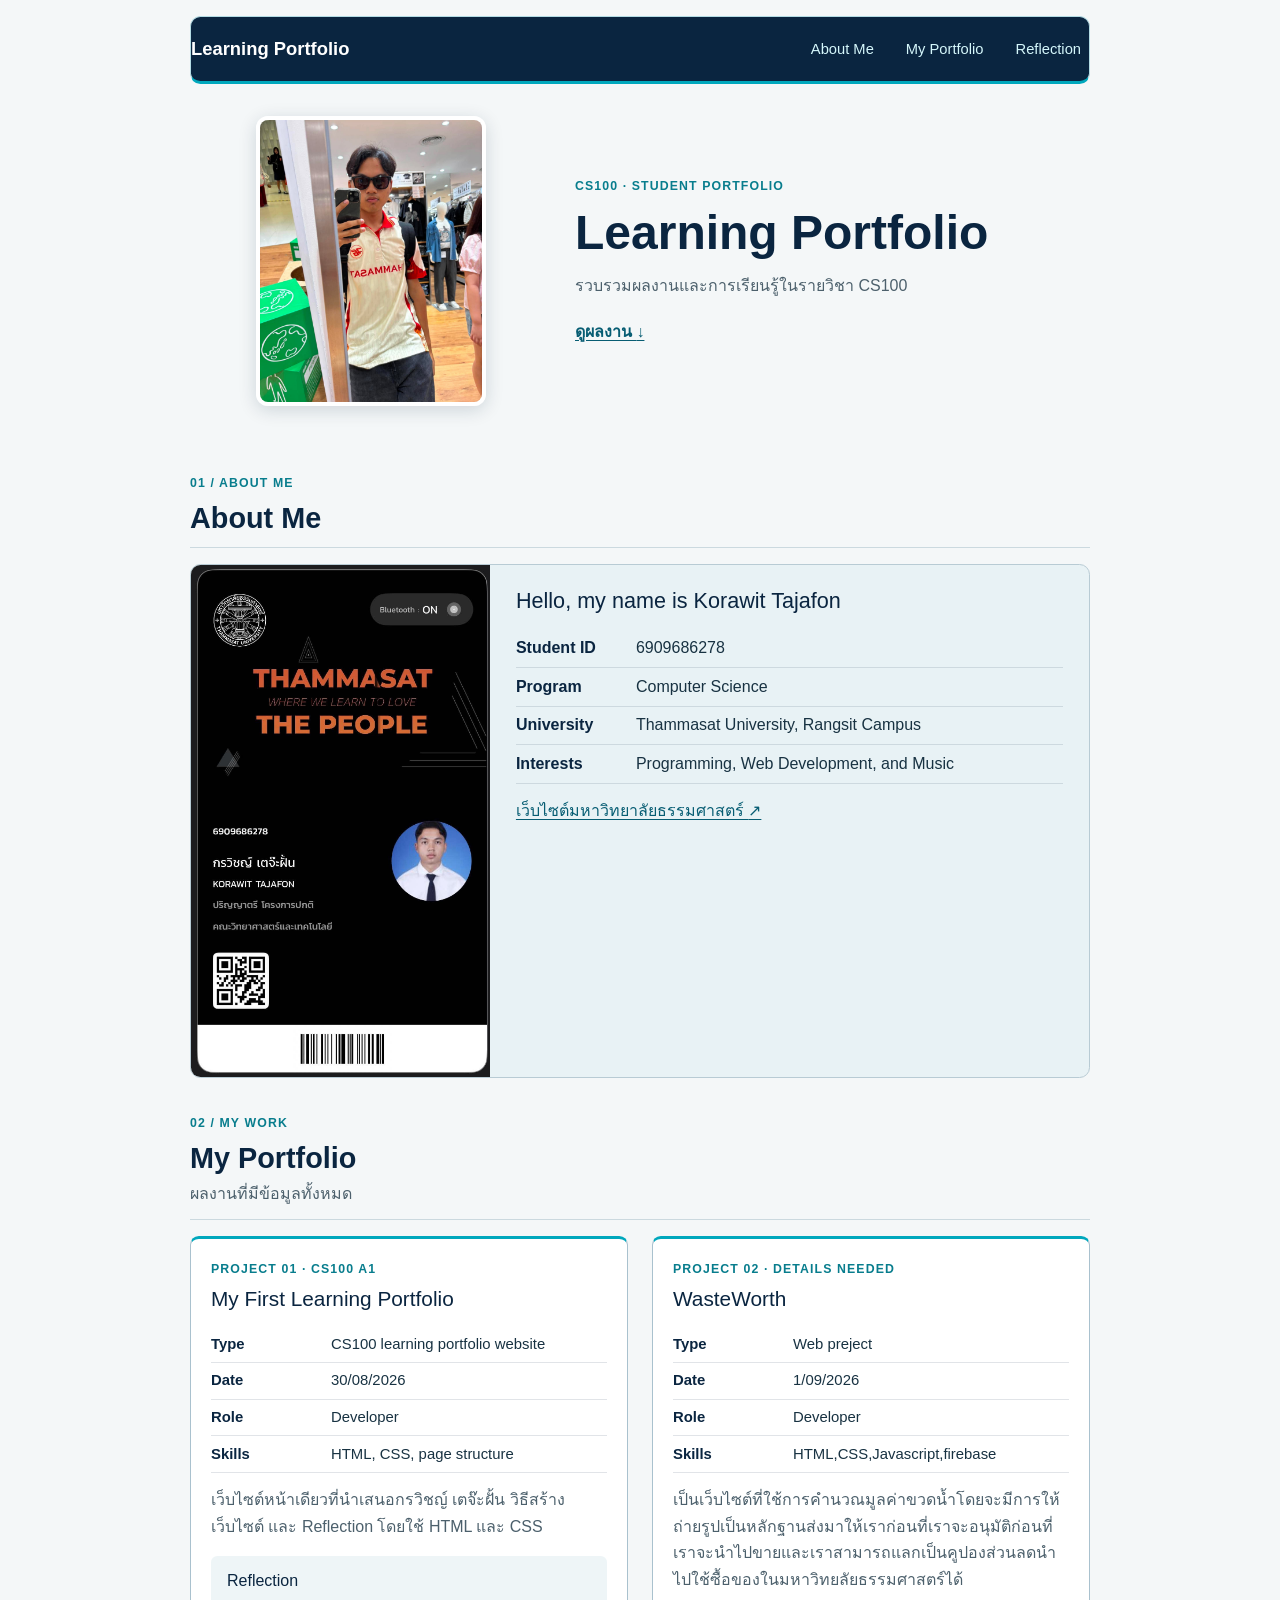
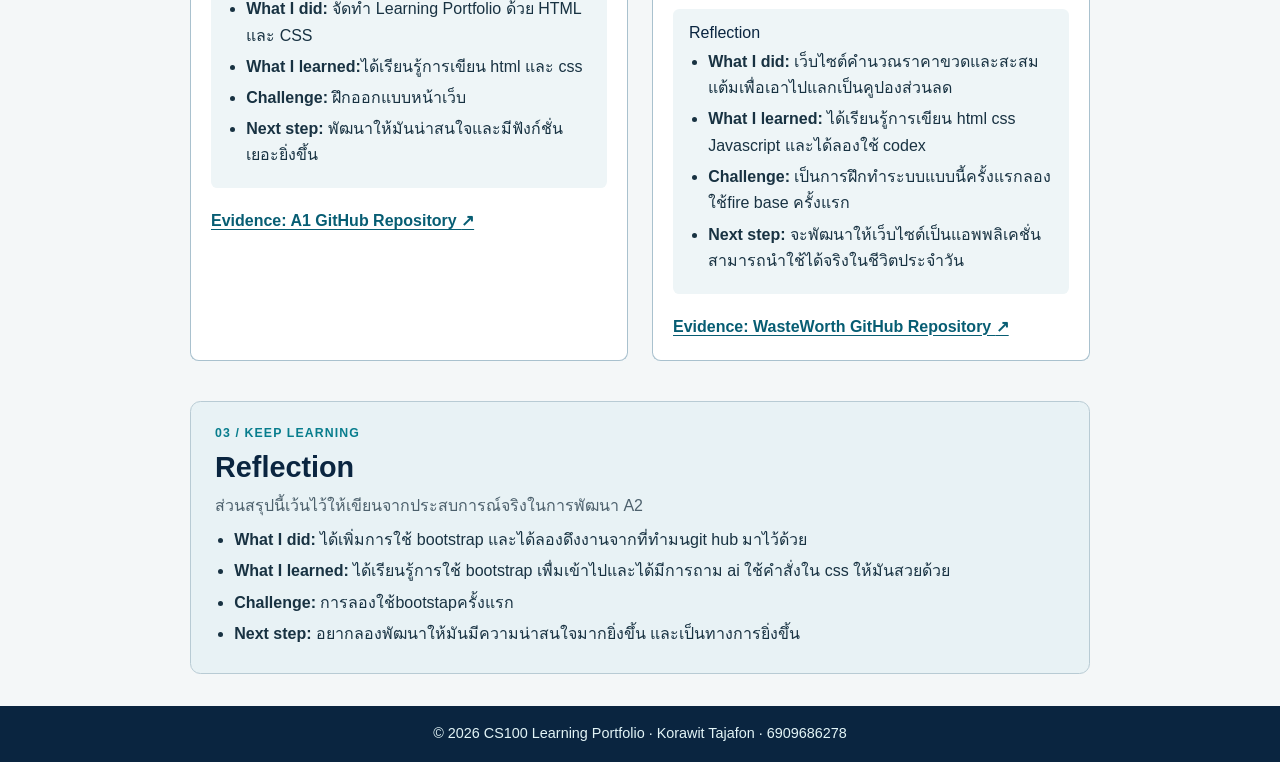
<file: index.html>
<!doctype html>
<html lang="th">
<head>
  <meta charset="utf-8">
  <meta name="viewport" content="width=device-width, initial-scale=1">
  <meta name="description" content="CS100 Learning Portfolio ของ Korawit Tajafon">
  <title>CS100 Learning Portfolio | Korawit Tajafon</title>
  <link href="https://cdn.jsdelivr.net/npm/bootstrap@5.3.3/dist/css/bootstrap.min.css" rel="stylesheet" integrity="sha384-QWTKZyjpPEjISv5WaRU9OFeRpok6YctnYmDr5pNlyT2bRjXh0JMhjY6hW+ALEwIH" crossorigin="anonymous">
  <link rel="stylesheet" href="css/style.css">
</head>
<body>
  <a class="skip-link" href="#main-content">ข้ามไปยังเนื้อหาหลัก</a>
  <header class="site-header" id="top">
    <nav class="container navbar navbar-expand" aria-label="เมนูหลัก">
      <a class="navbar-brand" href="#top">Learning Portfolio</a>
      <ul class="navbar-nav ms-auto flex-row flex-wrap gap-1 gap-sm-3">
        <li class="nav-item"><a class="nav-link" href="#about-me">About Me</a></li>
        <li class="nav-item"><a class="nav-link" href="#portfolio">My Portfolio</a></li>
        <li class="nav-item"><a class="nav-link" href="#reflection">Reflection</a></li>
      </ul>
    </nav>
  </header>

  <main class="container" id="main-content">
    <section class="intro row align-items-center g-4" aria-labelledby="page-title">
      <div class="col-md-5 text-center">
        <img class="profile-img img-fluid" src="media/media.jpg" alt="ภาพถ่ายของ Korawit Tajafon">
      </div>
      <div class="col-md-7 intro-copy">
        <p class="eyebrow">CS100 · STUDENT PORTFOLIO</p>
        <h1 id="page-title">Learning Portfolio</h1>
        <p>รวบรวมผลงานและการเรียนรู้ในรายวิชา CS100</p>
        <a class="section-link" href="#portfolio">ดูผลงาน <span aria-hidden="true">↓</span></a>
      </div>
    </section>

    <section class="content-section" id="about-me" aria-labelledby="about-title">
      <div class="section-title">
        <p class="eyebrow">01 / ABOUT ME</p>
        <h2 id="about-title">About Me</h2>
      </div>
      <div class="about-panel row g-0 align-items-stretch">
        <div class="col-md-4">
          <img class="campus-img" src="media/media3.jpg" alt="ภาพอาคารมหาวิทยาลัยธรรมศาสตร์ วิทยาเขตรังสิต ในเวลากลางคืน">
        </div>
        <div class="col-md-8 about-text">
          <h3>Hello, my name is Korawit Tajafon</h3>
          <dl class="profile-details">
            <div><dt>Student ID</dt><dd>6909686278</dd></div>
            <div><dt>Program</dt><dd>Computer Science</dd></div>
            <div><dt>University</dt><dd>Thammasat University, Rangsit Campus</dd></div>
            <div><dt>Interests</dt><dd>Programming, Web Development, and Music</dd></div>
          </dl>
          <a href="https://tu.ac.th" target="_blank" rel="noopener noreferrer">เว็บไซต์มหาวิทยาลัยธรรมศาสตร์ <span aria-hidden="true">↗</span></a>
        </div>
      </div>
    </section>

    <section class="content-section" id="portfolio" aria-labelledby="portfolio-title">
      <div class="section-title">
        <p class="eyebrow">02 / MY WORK</p>
        <h2 id="portfolio-title">My Portfolio</h2>
        <p>ผลงานที่มีข้อมูลทั้งหมด</p>
      </div>
      <div class="row g-4">
        <div class="col-12 col-lg-6">
          <article class="portfolio-card h-100">
            <p class="card-label">PROJECT 01 · CS100 A1</p>
            <h3>My First Learning Portfolio</h3>
            <dl class="project-details">
              <div><dt>Type</dt><dd>CS100 learning portfolio website</dd></div>
              <div><dt>Date</dt><dd>30/08/2026</dd></div>
              <div><dt>Role</dt><dd>Developer</dd></div>
              <div><dt>Skills</dt><dd>HTML, CSS, page structure</dd></div>
            </dl>
            <p>เว็บไซต์หน้าเดียวที่นำเสนอกรวิชญ์ เตจ๊ะฝั้น วิธีสร้างเว็บไซต์ และ Reflection โดยใช้ HTML และ CSS</p>
            <div class="reflection-block">
              <h4>Reflection</h4>
              <ul>
                <li><strong>What I did:</strong> จัดทำ Learning Portfolio ด้วย HTML และ CSS </li>
                <li><strong>What I learned:</strong>ได้เรียนรู้การเขียน html และ css</li>
                <li><strong>Challenge:</strong> ฝึกออกแบบหน้าเว็บ</li>
                <li><strong>Next step:</strong> พัฒนาให้มันน่าสนใจและมีฟังก์ชั่นเยอะยิ่งขึ้น</li>
              </ul>
            </div>
            <a class="evidence-link" href="https://github.com/KT2511kt007/fist-pro" target="_blank" rel="noopener noreferrer">Evidence: A1 GitHub Repository <span aria-hidden="true">↗</span></a>
          </article>
        </div>

        <div class="col-12 col-lg-6">
          <article class="portfolio-card h-100">
            <p class="card-label">PROJECT 02 · DETAILS NEEDED</p>
            <h3>WasteWorth</h3>
            <dl class="project-details">
              <div><dt>Type</dt><dd>Web preject</dd></div>
              <div><dt>Date</dt><dd>1/09/2026</dd></div>
              <div><dt>Role</dt><dd>Developer</dd></div>
              <div><dt>Skills</dt><dd>HTML,CSS,Javascript,firebase</dd></div>
            </dl>
            <p>เป็นเว็บไซต์ที่ใช้การคำนวณมูลค่าขวดน้ำโดยจะมีการให้ถ่ายรูปเป็นหลักฐานส่งมาให้เราก่อนที่เราจะอนุมัติก่อนที่เราจะนำไปขายและเราสามารถแลกเป็นคูปองส่วนลดนำไปใช้ซื้อของในมหาวิทยลัยธรรมศาสตร์ได้</p>
            <div class="reflection-block">
              <h4>Reflection</h4>
              <ul>
                <li><strong>What I did:</strong> เว็บไซต์คำนวณราคาขวดและสะสมแต้มเพื่อเอาไปแลกเป็นคูปองส่วนลด</li>
                <li><strong>What I learned:</strong> ได้เรียนรู้การเขียน html css Javascript และได้ลองใช้ codex </li>
                <li><strong>Challenge:</strong> เป็นการฝึกทำระบบแบบนี้ครั้งแรกลองใช้fire base ครั้งแรก</li>
                <li><strong>Next step:</strong> จะพัฒนาให้เว็บไซต์เป็นแอพพลิเคชั่นสามารถนำใช้ได้จริงในชีวิตประจำวัน</li>
              </ul>
            </div>
            <a class="evidence-link" href="https://kt2511kt007.github.io/WasteWorth/" target="_blank" rel="noopener noreferrer">Evidence: WasteWorth GitHub Repository <span aria-hidden="true">↗</span></a>
          </article>
        </div>
      </div>
    </section>

    <section class="content-section reflection-section" id="reflection" aria-labelledby="reflection-title">
      <p class="eyebrow">03 / KEEP LEARNING</p>
      <h2 id="reflection-title">Reflection</h2>
      <p>ส่วนสรุปนี้เว้นไว้ให้เขียนจากประสบการณ์จริงในการพัฒนา A2</p>
      <ul>
        <li><strong>What I did:</strong> ได้เพิ่มการใช้  bootstrap และได้ลองดึงงานจากที่ทำมนgit hub มาไว้ด้วย</li>
        <li><strong>What I learned:</strong> ได้เรียนรู้การใช้ bootstrap เพื่มเข้าไปและได้มีการถาม ai ใช้คำสั่งใน css ให้มันสวยด้วย</li>
        <li><strong>Challenge:</strong> การลองใช้bootstapครั้งแรก </li>
        <li><strong>Next step:</strong> อยากลองพัฒนาให้มันมีความน่าสนใจมากยิ่งขึ้น และเป็นทางการยิ่งขึ้น </li>
      </ul>
    </section>
  </main>

  <footer class="site-footer">
    <div class="container"><p>© 2026 CS100 Learning Portfolio · Korawit Tajafon · 6909686278</p></div>
  </footer>
</body>
</html>
</file>
<file: css/style.css>
:root {
    --page: #f4f7f8;
    --navy: #0a2540;
    --navy-deep: #071827;
    --blue: #0f457b;
    --cyan: #087d8d;
    --cyan-light: #bdeef2;
    --text: #183242;
    --muted: #4c606c;
    --line: #cbd9df;
}


* {
    box-sizing: border-box;
}

html {
    scroll-behavior: smooth;
    scroll-padding-top: 5rem;
}

body {
    margin: 0;
    background: var(--page);
    color: var(--text);
    font-family: Arial, Tahoma, sans-serif;
    line-height: 1.65;
}


a {
    color: #075d73;
    text-underline-offset: 0.2em;
}

a:hover {
    color: var(--navy);
}

a:focus-visible {
    outline: 3px solid #087d8d;
    outline-offset: 3px;
}

/* ปุ่มข้ามไปยังเนื้อหาหลัก */
.skip-link {
    position: absolute;
    top: 0.5rem;
    left: 0.5rem;
    z-index: 10;
    padding: 0.5rem 0.8rem;
    transform: translateY(-160%);
    background: var(--navy-deep);
    color: #fff;
}

.skip-link:focus {
    transform: translateY(0);
}


.site-header {
    width: min(100% - 2rem, 900px);
    margin: 1rem auto 0;
    border: 1px solid #b4dce4;
    border-bottom: 3px solid #00a8bd;
    border-radius: 0.65rem;
    background: var(--navy);
}

.navbar {
    min-height: 4rem;
}

.navbar-brand {
    color: #fff;
    font-size: 1.15rem;
    font-weight: 700;
}

.navbar-brand:hover,
.navbar-brand:focus {
    color: var(--cyan-light);
}

.nav-link {
    padding: 0.4rem 0.5rem;
    color: #d5f7fb;
    font-size: 0.92rem;
}

.nav-link:hover,
.nav-link:focus {
    color: #fff;
    text-decoration: underline;
}

/* =========================
   5. พื้นที่เนื้อหาหลัก
   ========================= */
main.container {
    max-width: 940px;
    padding-right: 1.25rem;
    padding-left: 1.25rem;
}

/* ส่วนแนะนำตัว */
.intro {
    min-height: 22rem;
    padding-top: 2rem;
    padding-bottom: 2rem;
}

.intro-copy h1 {
    margin: 0 0 0.7rem;
    color: var(--navy);
    font-size: clamp(2rem, 5vw, 3rem);
    font-weight: 700;
}

.intro-copy > p:not(.eyebrow) {
    color: var(--muted);
}

.eyebrow,
.card-label {
    margin-bottom: 0.45rem;
    color: var(--cyan);
    font-size: 0.77rem;
    font-weight: 700;
    letter-spacing: 0.09em;
}

.section-link {
    display: inline-block;
    margin-top: 0.25rem;
    font-weight: 700;
}

/* รูปโปรไฟล์ */
.profile-img {
    display: inline-block;
    width: min(100%, 230px);
    max-height: 290px;
    object-fit: cover;
    object-position: center 35%;
    border: 4px solid #fff;
    border-radius: 0.75rem;
    box-shadow: 0 4px 18px rgb(10 37 64 / 16%);
}

/* =========================
   6. หัวข้อแต่ละส่วน
   ========================= */
.content-section {
    padding-top: 2.2rem;
    scroll-margin-top: 1.5rem;
}

.section-title {
    margin-bottom: 1rem;
    padding-bottom: 0.75rem;
    border-bottom: 1px solid var(--line);
}

.section-title h2,
.reflection-section h2 {
    margin: 0;
    color: var(--navy);
    font-size: 1.8rem;
    font-weight: 700;
}

.section-title > p:last-child {
    margin: 0.35rem 0 0;
    color: var(--muted);
}

/* =========================
   7. ส่วน About Me
   ========================= */
.about-panel {
    overflow: hidden;
    border: 1px solid #b8cbd4;
    border-radius: 0.65rem;
    background: #e8f2f5;
}

/* รูปภาพมหาวิทยาลัยหรือภาพประกอบ */
.campus-img {
    display: block;
    width: 100%;
    height: 100%;
    min-height: 235px;
    object-fit: cover;
    object-position: center 55%;
}

/* ข้อความแนะนำตัว */
.about-text {
    padding: 1.4rem 1.6rem;
}

.about-text h3 {
    margin-bottom: 1rem;
    color: var(--navy);
    font-size: 1.35rem;
}

/* =========================
   8. รายละเอียดข้อมูล
   ========================= */
.profile-details,
.project-details {
    margin: 0 0 0.9rem;
}

.profile-details div,
.project-details div {
    display: grid;
    grid-template-columns: 7rem minmax(0, 1fr);
    gap: 0.5rem;
    padding: 0.35rem 0;
    border-bottom: 1px solid rgb(10 37 64 / 12%);
}

dt {
    color: var(--navy);
    font-weight: 700;
}

dd {
    min-width: 0;
    margin: 0;
    overflow-wrap: anywhere;
}

/* =========================
   9. การ์ดผลงาน Portfolio
   ========================= */
.portfolio-card {
    padding: 1.25rem;
    border: 1px solid #a9c1ce;
    border-top: 3px solid #00a8bd;
    border-radius: 0.55rem;
    background: #fff;
}

.portfolio-card h3 {
    margin: 0 0 0.9rem;
    color: var(--navy);
    font-size: 1.3rem;
}

.project-details {
    font-size: 0.93rem;
}

.portfolio-card > p:not(.card-label):not(.evidence-placeholder) {
    color: var(--muted);
}


.reflection-block {
    margin: 0.9rem 0;
    padding: 0.9rem 1rem;
    border-radius: 0.4rem;
    background: #eef5f7;
}

.reflection-block h4 {
    margin-bottom: 0.4rem;
    color: var(--navy);
    font-size: 1rem;
}

.reflection-block ul,
.reflection-section ul {
    margin: 0;
    padding-left: 1.2rem;
}

.reflection-block li,
.reflection-section li {
    margin: 0.3rem 0;
}

/* =========================
   11. ลิงก์หลักฐานผลงาน
   ========================= */
.evidence-link {
    display: inline-block;
    margin-top: 0.35rem;
    font-weight: 700;
}

.evidence-placeholder {
    margin: auto 0 0;
    padding-top: 0.5rem;
    color: var(--muted);
    overflow-wrap: anywhere;
}

/* =========================
   12. Reflection ภาพรวม
   ========================= */
.reflection-section {
    margin-top: 2.5rem;
    margin-bottom: 2rem;
    padding: 1.3rem 1.5rem;
    border: 1px solid #b8cbd4;
    border-radius: 0.65rem;
    background: #e8f2f5;
}

.reflection-section > p:not(.eyebrow) {
    margin: 0.5rem 0;
    color: var(--muted);
}


.site-footer {
    padding: 1rem 0;
    background: var(--navy);
    color: #e3f5f7;
    text-align: center;
}

.site-footer p {
    margin: 0;
    font-size: 0.9rem;
}



@media (max-width: 575.98px) {

    .site-header {
        width: calc(100% - 1rem);
        margin-top: 0.5rem;
    }

    .navbar {
        flex-wrap: wrap;
        padding-right: 0.65rem;
        padding-left: 0.65rem;
    }

    .navbar-brand {
        font-size: 1rem;
    }

    .navbar-nav {
        width: 100%;
        justify-content: space-between;
        margin-left: 0 !important;
    }

    .nav-link {
        padding-right: 0.32rem;
        padding-left: 0.32rem;
        font-size: 0.82rem;
    }

    .intro {
        min-height: 0;
        padding-top: 1.5rem;
        padding-bottom: 1.4rem;
    }

    .profile-img {
        width: min(58vw, 200px);
        max-height: 235px;
    }

    .content-section {
        padding-top: 1.7rem;
    }

    .about-text {
        padding: 1rem;
    }

    
    .profile-details div,
    .project-details div {
        grid-template-columns: 1fr;
        gap: 0;
    }

    .portfolio-card {
        padding: 1rem;
    }
}

@media (prefers-reduced-motion: reduce) {

    html {
        scroll-behavior: auto;
    }
}
</file>
